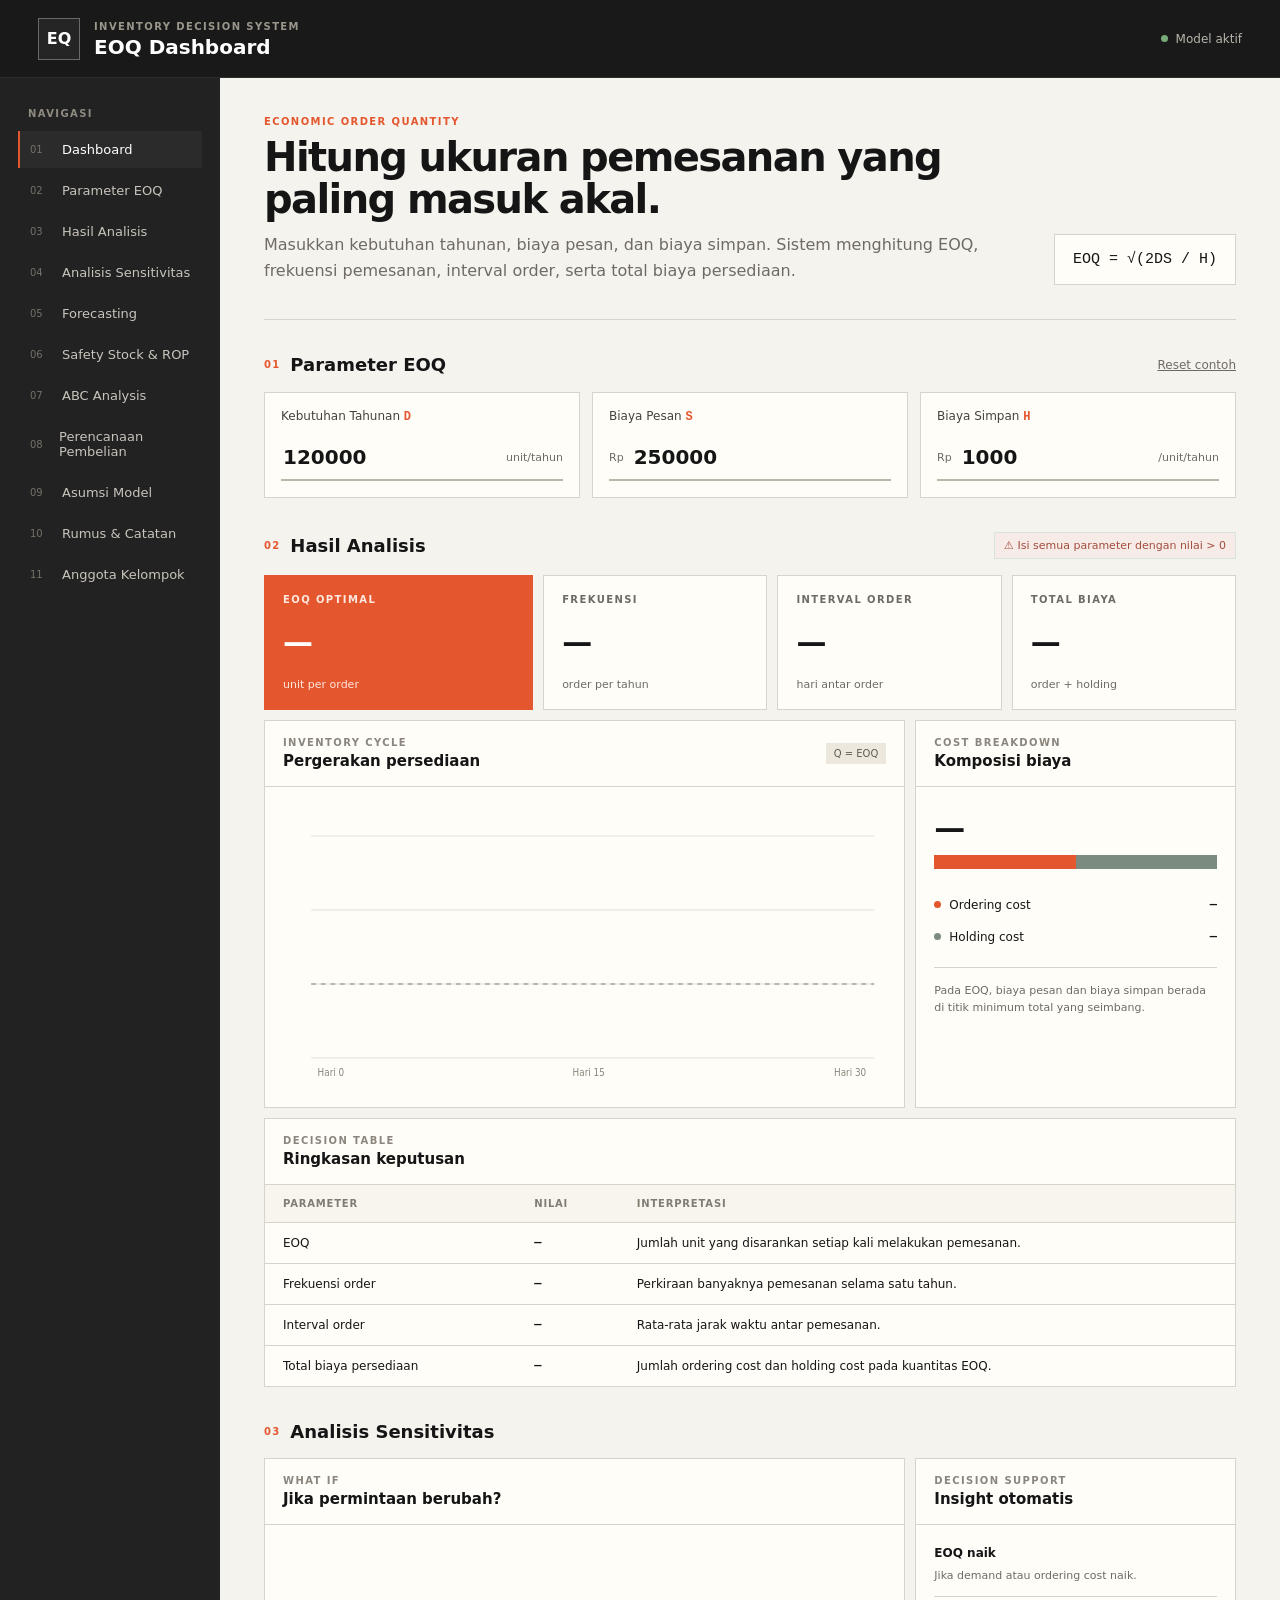
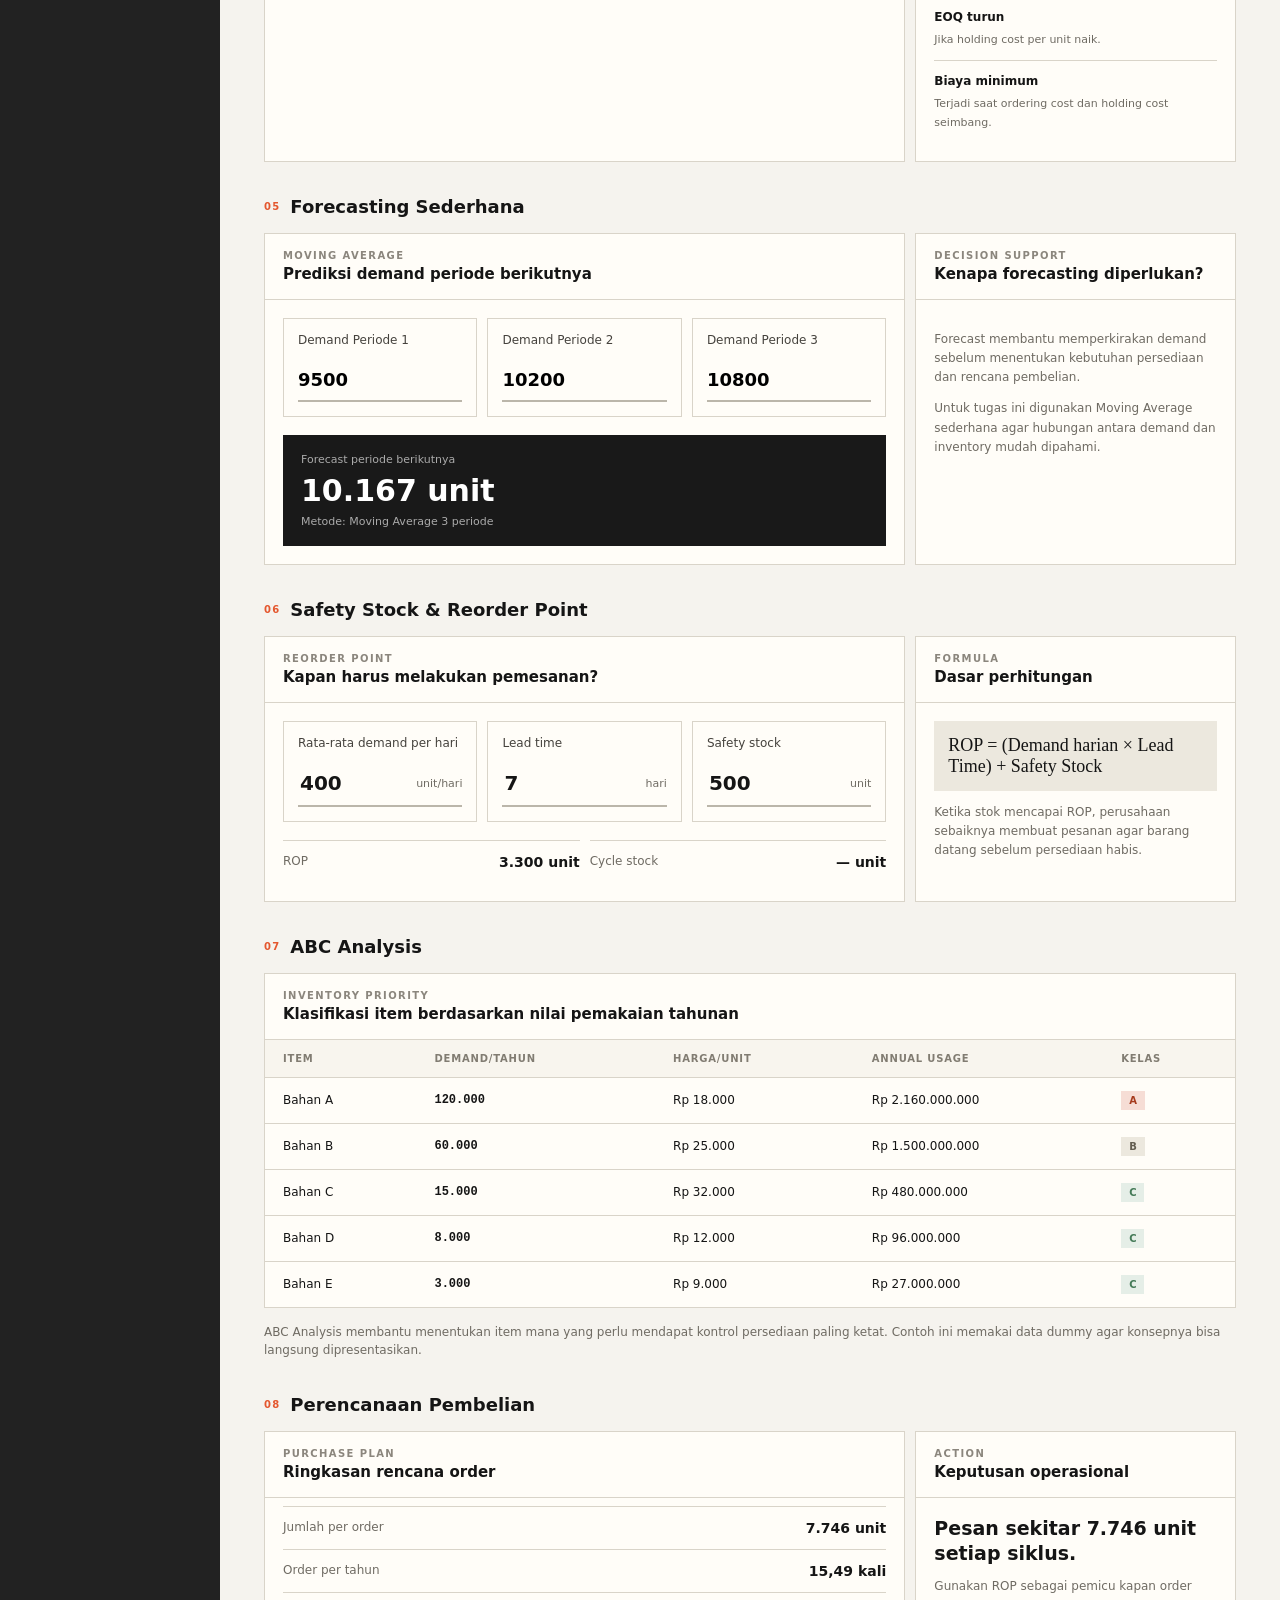
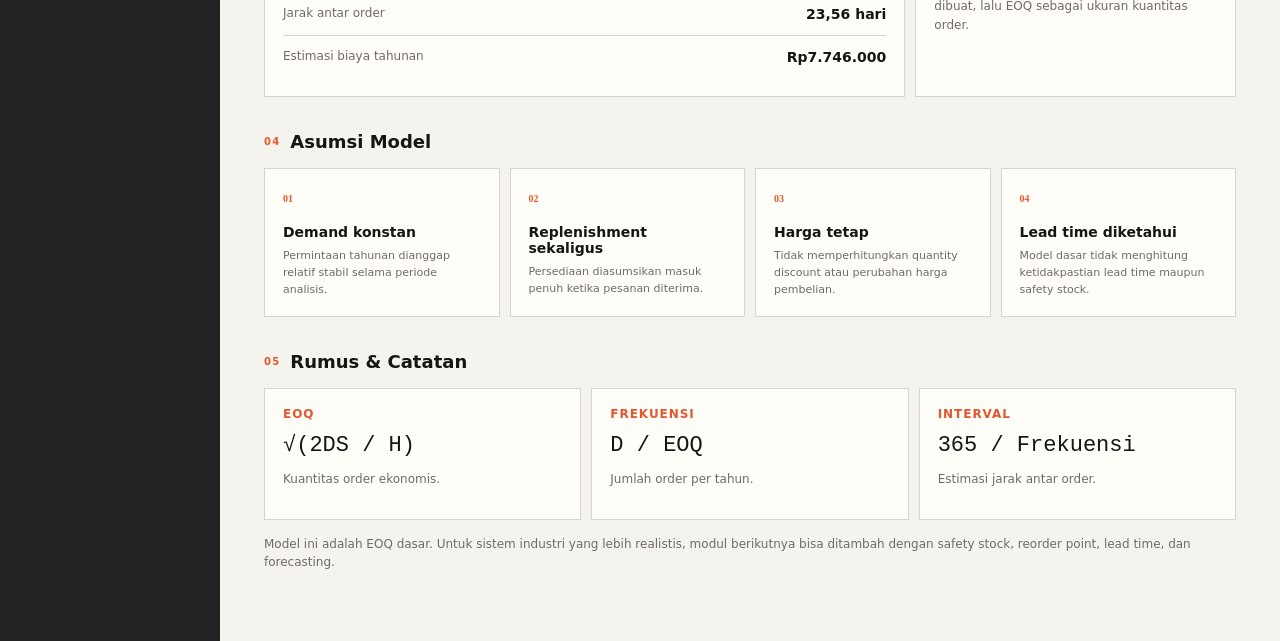
<file: index.html>
<!DOCTYPE html>
<html lang="id">
<head><meta charset="UTF-8"><meta name="viewport" content="width=device-width, initial-scale=1.0"><title>EOQ Inventory System</title><link rel="stylesheet" href="style.css"></head>
<body>
<div class="app-shell">
<header class="topbar"><div class="brand"><div class="brand-mark">EQ</div><div><div class="eyebrow">INVENTORY DECISION SYSTEM</div><h1>EOQ Dashboard</h1></div></div><div class="topbar-meta"><span class="status-dot"></span> Model aktif</div></header>
<div class="layout">
<aside class="sidebar">
<div class="side-label">NAVIGASI</div>
<a class="nav-item active" href="index.html"><span>01</span> Dashboard</a>
<a class="nav-item" href="#input-section"><span>02</span> Parameter EOQ</a>
<a class="nav-item" href="#result-section"><span>03</span> Hasil Analisis</a>
<a class="nav-item" href="#sensitivity-section"><span>04</span> Analisis Sensitivitas</a>
<a class="nav-item" href="#forecast-section"><span>05</span> Forecasting</a>
<a class="nav-item" href="#stock-section"><span>06</span> Safety Stock & ROP</a>
<a class="nav-item" href="#abc-section"><span>07</span> ABC Analysis</a>
<a class="nav-item" href="#planning-section"><span>08</span> Perencanaan Pembelian</a>
<a class="nav-item" href="#assumption-section"><span>09</span> Asumsi Model</a>
<a class="nav-item" href="#formula-section"><span>10</span> Rumus & Catatan</a>
<a class="nav-item" href="anggota.html"><span>11</span> Anggota Kelompok</a>
</aside>
<main class="content">
<section class="hero"><div><p class="kicker">ECONOMIC ORDER QUANTITY</p><h2>Hitung ukuran pemesanan yang paling masuk akal.</h2><p class="hero-copy">Masukkan kebutuhan tahunan, biaya pesan, dan biaya simpan. Sistem menghitung EOQ, frekuensi pemesanan, interval order, serta total biaya persediaan.</p></div><div class="hero-equation">EOQ = √(2DS / H)</div></section>

<section id="input-section" class="section-block"><div class="section-head"><div><span class="section-number">01</span><h3>Parameter EOQ</h3></div><button id="resetBtn" class="text-button" type="button">Reset contoh</button></div>
<div class="input-grid">
<label class="field"><span>Kebutuhan Tahunan <b>D</b></span><div class="input-wrap"><input id="demand" type="number" min="0" step="1" value="120000"><em>unit/tahun</em></div></label>
<label class="field"><span>Biaya Pesan <b>S</b></span><div class="input-wrap"><span>Rp</span><input id="orderingCost" type="number" min="0" step="1000" value="250000"></div></label>
<label class="field"><span>Biaya Simpan <b>H</b></span><div class="input-wrap"><span>Rp</span><input id="holdingCost" type="number" min="0" step="100" value="1000"><em>/unit/tahun</em></div></label>
</div></section>

<section id="result-section" class="section-block"><div class="section-head"><div><span class="section-number">02</span><h3>Hasil Analisis</h3></div><div id="validation" class="validation">✓ Parameter valid</div></div>
<div class="metrics">
<article class="metric primary"><span class="metric-label">EOQ OPTIMAL</span><strong id="eoqValue">7.746</strong><small>unit per order</small></article>
<article class="metric"><span class="metric-label">FREKUENSI</span><strong id="frequencyValue">15,49</strong><small>order per tahun</small></article>
<article class="metric"><span class="metric-label">INTERVAL ORDER</span><strong id="intervalValue">23,56</strong><small>hari antar order</small></article>
<article class="metric"><span class="metric-label">TOTAL BIAYA</span><strong id="totalCostValue">Rp7,75 jt</strong><small>order + holding</small></article>
</div>
<div class="analysis-grid">
<div class="panel chart-panel"><div class="panel-head"><div><span class="panel-kicker">INVENTORY CYCLE</span><h4>Pergerakan persediaan</h4></div><span class="legend-chip">Q = EOQ</span></div><div class="chart-wrap"><svg id="inventoryChart" viewBox="0 0 760 300" preserveAspectRatio="none"><g class="grid-lines"><line x1="40" y1="36" x2="740" y2="36"/><line x1="40" y1="112" x2="740" y2="112"/><line x1="40" y1="188" x2="740" y2="188"/><line x1="40" y1="264" x2="740" y2="264"/></g><polyline id="inventoryLine" points="" fill="none"/><line x1="40" y1="188" x2="740" y2="188" class="average-line"/><text x="48" y="283">Hari 0</text><text x="365" y="283">Hari 15</text><text x="690" y="283">Hari 30</text></svg></div></div>
<div class="panel breakdown-panel"><div class="panel-head"><div><span class="panel-kicker">COST BREAKDOWN</span><h4>Komposisi biaya</h4></div></div><div class="cost-total" id="costTotal">Rp7.746.000</div><div class="bar-track"><div id="orderBar"></div><div id="holdingBar"></div></div><div class="cost-row"><span><i class="dot order-dot"></i>Ordering cost</span><strong id="orderCostValue">Rp3.873.000</strong></div><div class="cost-row"><span><i class="dot hold-dot"></i>Holding cost</span><strong id="holdingCostValue">Rp3.873.000</strong></div><div class="balance-note">Pada EOQ, biaya pesan dan biaya simpan berada di titik minimum total yang seimbang.</div></div>
</div>
<div class="table-panel panel"><div class="panel-head"><div><span class="panel-kicker">DECISION TABLE</span><h4>Ringkasan keputusan</h4></div></div><table><thead><tr><th>Parameter</th><th>Nilai</th><th>Interpretasi</th></tr></thead><tbody><tr><td>EOQ</td><td id="tableEoq">7.746 unit</td><td>Jumlah unit yang disarankan setiap kali melakukan pemesanan.</td></tr><tr><td>Frekuensi order</td><td id="tableFrequency">15,49 kali/tahun</td><td>Perkiraan banyaknya pemesanan selama satu tahun.</td></tr><tr><td>Interval order</td><td id="tableInterval">23,56 hari</td><td>Rata-rata jarak waktu antar pemesanan.</td></tr><tr><td>Total biaya persediaan</td><td id="tableTotal">Rp7.746.000/tahun</td><td>Jumlah ordering cost dan holding cost pada kuantitas EOQ.</td></tr></tbody></table></div>
</section>

<section id="sensitivity-section" class="section-block"><div class="section-head"><div><span class="section-number">03</span><h3>Analisis Sensitivitas</h3></div></div>
<div class="analysis-grid">
<div class="panel sensitivity-panel"><div class="panel-head"><div><span class="panel-kicker">WHAT IF</span><h4>Jika permintaan berubah?</h4></div></div><div class="scenario-list" id="scenarioList"></div></div>
<div class="panel sensitivity-panel"><div class="panel-head"><div><span class="panel-kicker">DECISION SUPPORT</span><h4>Insight otomatis</h4></div></div><div class="insight-list"><div><b>EOQ naik</b><span>Jika demand atau ordering cost naik.</span></div><div><b>EOQ turun</b><span>Jika holding cost per unit naik.</span></div><div><b>Biaya minimum</b><span>Terjadi saat ordering cost dan holding cost seimbang.</span></div></div></div>
</div></section>

<section id="forecast-section" class="section-block"><div class="section-head"><div><span class="section-number">05</span><h3>Forecasting Sederhana</h3></div></div>
<div class="analysis-grid"><div class="panel forecast-panel"><div class="panel-head"><div><span class="panel-kicker">MOVING AVERAGE</span><h4>Prediksi demand periode berikutnya</h4></div></div><div class="forecast-inputs"><label class="field"><span>Demand Periode 1</span><input id="fc1" type="number" value="9500" min="0"></label><label class="field"><span>Demand Periode 2</span><input id="fc2" type="number" value="10200" min="0"></label><label class="field"><span>Demand Periode 3</span><input id="fc3" type="number" value="10800" min="0"></label></div><div class="forecast-result"><span>Forecast periode berikutnya</span><strong id="forecastValue">10.167 unit</strong><small>Metode: Moving Average 3 periode</small></div></div>
<div class="panel"><div class="panel-head"><div><span class="panel-kicker">DECISION SUPPORT</span><h4>Kenapa forecasting diperlukan?</h4></div></div><div class="info-copy"><p>Forecast membantu memperkirakan demand sebelum menentukan kebutuhan persediaan dan rencana pembelian.</p><p>Untuk tugas ini digunakan Moving Average sederhana agar hubungan antara demand dan inventory mudah dipahami.</p></div></div></div></section>

<section id="stock-section" class="section-block"><div class="section-head"><div><span class="section-number">06</span><h3>Safety Stock & Reorder Point</h3></div></div>
<div class="analysis-grid"><div class="panel"><div class="panel-head"><div><span class="panel-kicker">REORDER POINT</span><h4>Kapan harus melakukan pemesanan?</h4></div></div><div class="stock-form"><label class="field"><span>Rata-rata demand per hari</span><div class="input-wrap"><input id="dailyDemand" type="number" value="400" min="0"><em>unit/hari</em></div></label><label class="field"><span>Lead time</span><div class="input-wrap"><input id="leadTime" type="number" value="7" min="0"><em>hari</em></div></label><label class="field"><span>Safety stock</span><div class="input-wrap"><input id="safetyStock" type="number" value="500" min="0"><em>unit</em></div></label></div><div class="stock-results"><div><span>ROP</span><strong id="ropValue">3.300 unit</strong></div><div><span>Cycle stock</span><strong id="cycleStockValue">7.746 unit</strong></div></div></div>
<div class="panel"><div class="panel-head"><div><span class="panel-kicker">FORMULA</span><h4>Dasar perhitungan</h4></div></div><div class="formula-inline"><code>ROP = (Demand harian × Lead Time) + Safety Stock</code><p>Ketika stok mencapai ROP, perusahaan sebaiknya membuat pesanan agar barang datang sebelum persediaan habis.</p></div></div></div></section>

<section id="abc-section" class="section-block"><div class="section-head"><div><span class="section-number">07</span><h3>ABC Analysis</h3></div></div>
<div class="panel table-panel"><div class="panel-head"><div><span class="panel-kicker">INVENTORY PRIORITY</span><h4>Klasifikasi item berdasarkan nilai pemakaian tahunan</h4></div></div><table><thead><tr><th>Item</th><th>Demand/tahun</th><th>Harga/unit</th><th>Annual Usage</th><th>Kelas</th></tr></thead><tbody id="abcTable"></tbody></table></div>
<p class="footnote">ABC Analysis membantu menentukan item mana yang perlu mendapat kontrol persediaan paling ketat. Contoh ini memakai data dummy agar konsepnya bisa langsung dipresentasikan.</p></section>

<section id="planning-section" class="section-block"><div class="section-head"><div><span class="section-number">08</span><h3>Perencanaan Pembelian</h3></div></div>
<div class="analysis-grid"><div class="panel"><div class="panel-head"><div><span class="panel-kicker">PURCHASE PLAN</span><h4>Ringkasan rencana order</h4></div></div><div class="planning-list"><div><span>Jumlah per order</span><strong id="planQty">7.746 unit</strong></div><div><span>Order per tahun</span><strong id="planFreq">15,49 kali</strong></div><div><span>Jarak antar order</span><strong id="planInterval">23,56 hari</strong></div><div><span>Estimasi biaya tahunan</span><strong id="planCost">Rp7.746.000</strong></div></div></div>
<div class="panel"><div class="panel-head"><div><span class="panel-kicker">ACTION</span><h4>Keputusan operasional</h4></div></div><div class="decision-box"><strong id="decisionText">Pesan sekitar 7.746 unit setiap siklus.</strong><p>Gunakan ROP sebagai pemicu kapan order dibuat, lalu EOQ sebagai ukuran kuantitas order.</p></div></div></div></section>

<section id="assumption-section" class="section-block"><div class="section-head"><div><span class="section-number">04</span><h3>Asumsi Model</h3></div></div>
<div class="assumption-grid"><div class="assumption-card"><strong>01</strong><h4>Demand konstan</h4><p>Permintaan tahunan dianggap relatif stabil selama periode analisis.</p></div><div class="assumption-card"><strong>02</strong><h4>Replenishment sekaligus</h4><p>Persediaan diasumsikan masuk penuh ketika pesanan diterima.</p></div><div class="assumption-card"><strong>03</strong><h4>Harga tetap</h4><p>Tidak memperhitungkan quantity discount atau perubahan harga pembelian.</p></div><div class="assumption-card"><strong>04</strong><h4>Lead time diketahui</h4><p>Model dasar tidak menghitung ketidakpastian lead time maupun safety stock.</p></div></div></section>

<section id="formula-section" class="section-block"><div class="section-head"><div><span class="section-number">05</span><h3>Rumus & Catatan</h3></div></div><div class="formula-grid"><div class="formula-card"><strong>EOQ</strong><code>√(2DS / H)</code><p>Kuantitas order ekonomis.</p></div><div class="formula-card"><strong>Frekuensi</strong><code>D / EOQ</code><p>Jumlah order per tahun.</p></div><div class="formula-card"><strong>Interval</strong><code>365 / Frekuensi</code><p>Estimasi jarak antar order.</p></div></div><p class="footnote">Model ini adalah EOQ dasar. Untuk sistem industri yang lebih realistis, modul berikutnya bisa ditambah dengan safety stock, reorder point, lead time, dan forecasting.</p></section>
</main></div></div>
<script src="script.js"></script>
</body></html>
</file>
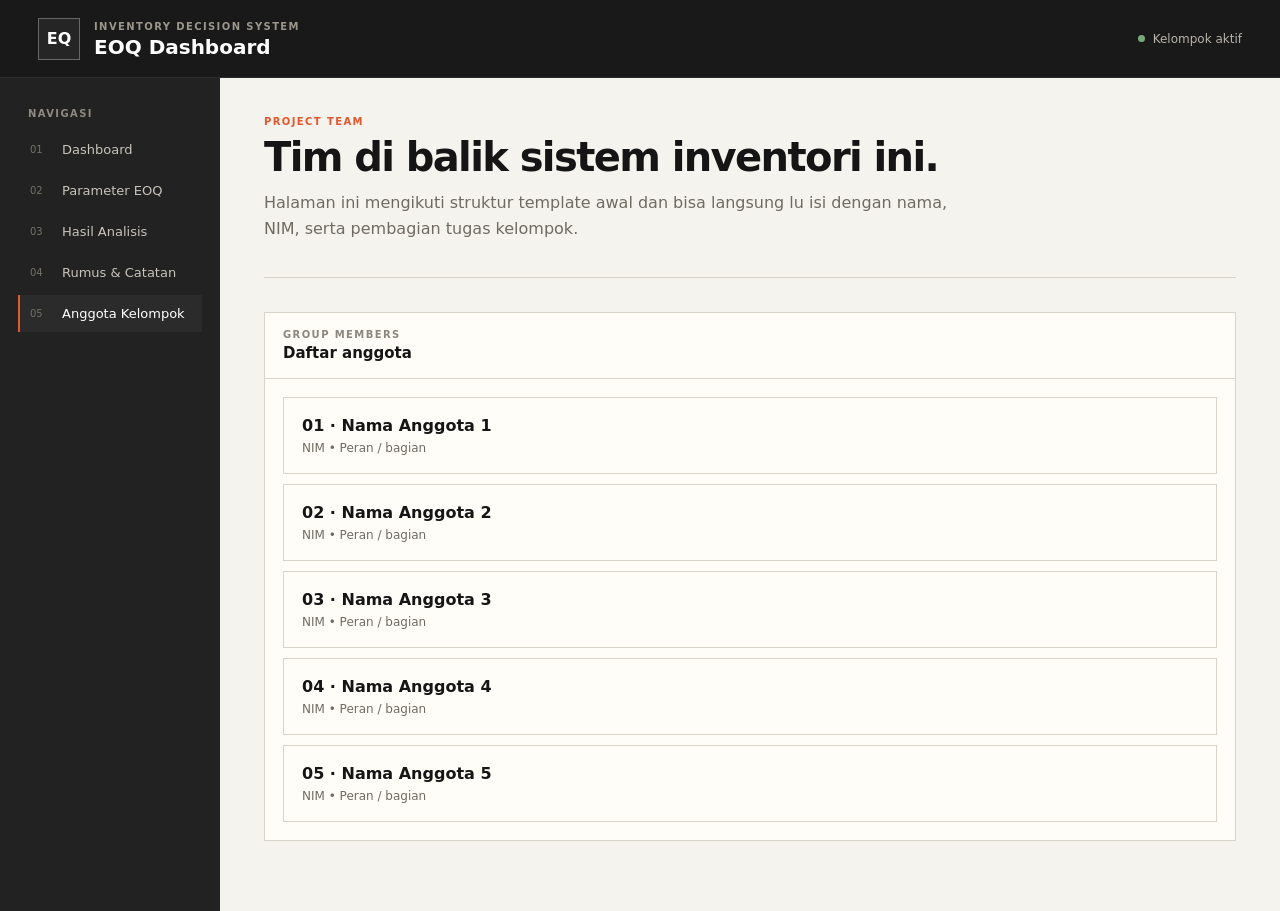
<file: anggota.html>
<!DOCTYPE html>
<html lang="id">
<head>
  <meta charset="UTF-8">
  <meta name="viewport" content="width=device-width, initial-scale=1.0">
  <title>Anggota Kelompok • EOQ Dashboard</title>
  <link rel="stylesheet" href="style.css">
</head>
<body>
  <div class="app-shell">
    <header class="topbar">
      <div class="brand">
        <div class="brand-mark">EQ</div>
        <div><div class="eyebrow">INVENTORY DECISION SYSTEM</div><h1>EOQ Dashboard</h1></div>
      </div>
      <div class="topbar-meta"><span class="status-dot"></span> Kelompok aktif</div>
    </header>
    <div class="layout">
      <aside class="sidebar">
        <div class="side-label">NAVIGASI</div>
        <a class="nav-item" href="index.html"><span>01</span> Dashboard</a>
        <a class="nav-item" href="index.html#input-section"><span>02</span> Parameter EOQ</a>
        <a class="nav-item" href="index.html#result-section"><span>03</span> Hasil Analisis</a>
        <a class="nav-item" href="index.html#formula-section"><span>04</span> Rumus & Catatan</a>
        <a class="nav-item active" href="anggota.html"><span>05</span> Anggota Kelompok</a>
      </aside>
      <main class="content">
        <section class="hero">
          <div>
            <p class="kicker">PROJECT TEAM</p>
            <h2>Tim di balik sistem inventori ini.</h2>
            <p class="hero-copy">Halaman ini mengikuti struktur template awal dan bisa langsung lu isi dengan nama, NIM, serta pembagian tugas kelompok.</p>
          </div>
        </section>
        <section class="section-block">
          <div class="panel">
            <div class="panel-head"><div><span class="panel-kicker">GROUP MEMBERS</span><h4>Daftar anggota</h4></div></div>
            <div style="padding:18px">
              <div style="display:grid;gap:10px">
                <div style="border:1px solid var(--line);padding:18px;background:var(--paper)"><strong>01 · Nama Anggota 1</strong><div style="color:var(--muted);font-size:12px;margin-top:6px">NIM • Peran / bagian</div></div>
                <div style="border:1px solid var(--line);padding:18px;background:var(--paper)"><strong>02 · Nama Anggota 2</strong><div style="color:var(--muted);font-size:12px;margin-top:6px">NIM • Peran / bagian</div></div>
                <div style="border:1px solid var(--line);padding:18px;background:var(--paper)"><strong>03 · Nama Anggota 3</strong><div style="color:var(--muted);font-size:12px;margin-top:6px">NIM • Peran / bagian</div></div>
                <div style="border:1px solid var(--line);padding:18px;background:var(--paper)"><strong>04 · Nama Anggota 4</strong><div style="color:var(--muted);font-size:12px;margin-top:6px">NIM • Peran / bagian</div></div>
                <div style="border:1px solid var(--line);padding:18px;background:var(--paper)"><strong>05 · Nama Anggota 5</strong><div style="color:var(--muted);font-size:12px;margin-top:6px">NIM • Peran / bagian</div></div>
              </div>
            </div>
          </div>
        </section>
      </main>
    </div>
  </div>
</body>
</html>
</file>
<file: style.css>
:root{--bg:#f5f3ee;--paper:#fffdf8;--ink:#151515;--muted:#6f6b63;--line:#d9d4c9;--accent:#e4572e;--nav:#191919;--soft:#ece8de;--green:#447a57}
*{box-sizing:border-box}html{scroll-behavior:smooth}body{margin:0;background:var(--bg);color:var(--ink);font-family:Inter,ui-sans-serif,system-ui,-apple-system,BlinkMacSystemFont,"Segoe UI",sans-serif}button,input{font:inherit}.app-shell{min-height:100vh}
.topbar{height:78px;background:var(--nav);color:#fff;display:flex;align-items:center;justify-content:space-between;padding:0 38px;border-bottom:1px solid #2c2c2c}.brand{display:flex;align-items:center;gap:14px}.brand-mark{width:42px;height:42px;border:1px solid #686868;display:grid;place-items:center;font-weight:800;background:#252525}.eyebrow,.kicker,.side-label,.panel-kicker,.metric-label{font-size:10px;letter-spacing:.14em;font-weight:800}.brand h1{font-size:20px;line-height:1;margin:5px 0 0}.eyebrow{color:#9a968c}.topbar-meta{font-size:12px;color:#b8b4ab;display:flex;align-items:center;gap:8px}.status-dot{width:7px;height:7px;border-radius:50%;background:#78aa79}
.layout{display:grid;grid-template-columns:220px 1fr;min-height:calc(100vh - 78px)}.sidebar{background:#222;color:#fff;padding:30px 18px}.side-label{color:#8e8a81;margin:0 10px 12px}.nav-item{display:flex;align-items:center;gap:12px;color:#c8c4bc;text-decoration:none;padding:11px 10px;margin-bottom:4px;border-left:2px solid transparent;font-size:13px}.nav-item span{font-size:10px;color:#757169;width:20px}.nav-item:hover,.nav-item.active{background:#2b2b2b;color:#fff;border-left-color:var(--accent)}
.content{padding:38px 44px 70px;max-width:1440px;width:100%;margin:0 auto}.hero{display:flex;justify-content:space-between;gap:30px;align-items:flex-end;border-bottom:1px solid var(--line);padding-bottom:34px;margin-bottom:30px}.kicker{color:var(--accent);margin:0 0 9px}.hero h2{font-size:40px;line-height:1.05;max-width:720px;margin:0 0 12px;letter-spacing:-.04em}.hero-copy{max-width:720px;color:var(--muted);line-height:1.65;margin:0}.hero-equation{font-family:ui-monospace,SFMono-Regular,Menlo,monospace;border:1px solid var(--line);background:var(--paper);padding:16px 18px;font-size:15px;white-space:nowrap}.section-block{margin-top:34px}.section-head{display:flex;align-items:center;justify-content:space-between;margin-bottom:16px}.section-head>div:first-child{display:flex;align-items:center;gap:10px}.section-number{font-size:10px;letter-spacing:.12em;color:var(--accent);font-weight:900}.section-head h3{margin:0;font-size:18px}.text-button{border:0;background:none;padding:4px 0;color:var(--muted);text-decoration:underline;cursor:pointer;font-size:12px}
.input-grid{display:grid;grid-template-columns:repeat(3,1fr);gap:12px}.field{background:var(--paper);border:1px solid var(--line);padding:16px}.field>span{display:block;font-size:12px;color:#45423d;margin-bottom:12px}.field b{font-family:ui-monospace,SFMono-Regular,Menlo,monospace;color:var(--accent)}.input-wrap{height:45px;display:flex;align-items:center;border-bottom:2px solid #bbb6aa;gap:8px}.input-wrap:focus-within{border-bottom-color:var(--accent)}.input-wrap span,.input-wrap em{font-size:11px;color:var(--muted);font-style:normal}.input-wrap input{width:100%;border:0;outline:0;background:transparent;font-size:20px;font-weight:750;color:var(--ink);min-width:0}.validation{font-size:11px;color:var(--green);background:#edf4ee;border:1px solid #d7e5d9;padding:6px 9px}
.metrics{display:grid;grid-template-columns:1.2fr repeat(3,1fr);gap:10px}.metric{background:var(--paper);border:1px solid var(--line);padding:18px;min-height:135px;display:flex;flex-direction:column;justify-content:space-between}.metric.primary{background:var(--accent);border-color:var(--accent);color:#fff}.metric-label{color:var(--muted)}.metric.primary .metric-label{color:#ffe8df}.metric strong{font-size:30px;letter-spacing:-.04em}.metric small{font-size:11px;color:var(--muted)}.metric.primary small{color:#ffe8df}.analysis-grid{display:grid;grid-template-columns:1.6fr .8fr;gap:10px;margin-top:10px}.panel{background:var(--paper);border:1px solid var(--line)}.panel-head{padding:16px 18px;border-bottom:1px solid var(--line);display:flex;align-items:center;justify-content:space-between}.panel-kicker{display:block;color:#8b867d;margin-bottom:4px}.panel h4{margin:0;font-size:15px}.legend-chip{font-size:10px;padding:5px 8px;background:var(--soft);color:#5f5b53}.chart-wrap{height:320px;padding:14px}.chart-wrap svg{width:100%;height:100%}.grid-lines line{stroke:#e1ddd4;stroke-width:1}#inventoryLine{stroke:var(--accent);stroke-width:5;stroke-linejoin:round;stroke-linecap:round}.average-line{stroke:#aaa498;stroke-width:1.5;stroke-dasharray:6 6}.chart-wrap text{fill:#8a857a;font-size:11px}
.breakdown-panel{padding-bottom:22px}.cost-total{font-size:31px;font-weight:800;letter-spacing:-.04em;padding:22px 18px 10px}.bar-track{height:14px;margin:0 18px 20px;background:#e7e3d8;display:flex;overflow:hidden}#orderBar{background:var(--accent);height:100%}#holdingBar{background:#7b8b80;height:100%}.cost-row{display:flex;justify-content:space-between;padding:9px 18px;font-size:12px}.cost-row strong{font-family:ui-monospace,SFMono-Regular,Menlo,monospace}.cost-row span{display:flex;align-items:center;gap:8px}.dot{width:7px;height:7px;border-radius:50%;display:inline-block}.order-dot{background:var(--accent)}.hold-dot{background:#7b8b80}.balance-note{margin:14px 18px 0;padding-top:14px;border-top:1px solid var(--line);color:var(--muted);font-size:11px;line-height:1.55}.table-panel{margin-top:10px;overflow:hidden}table{border-collapse:collapse;width:100%;font-size:12px}th,td{text-align:left;border-bottom:1px solid var(--line);padding:13px 18px}th{font-size:10px;letter-spacing:.08em;color:#817c72;text-transform:uppercase;background:#f8f5ee}td:nth-child(2){font-family:ui-monospace,SFMono-Regular,Menlo,monospace;font-weight:700}tbody tr:last-child td{border-bottom:0}
.scenario-list{padding:18px}.scenario{padding:13px 0;border-bottom:1px solid var(--line)}.scenario:last-child{border-bottom:0}.scenario-head{display:flex;justify-content:space-between;font-size:12px;margin-bottom:8px}.scenario-bar{height:8px;background:#e7e3d8}.scenario-bar i{display:block;height:100%;background:var(--accent)}.scenario small{display:block;color:var(--muted);margin-top:6px;font-size:10px}.insight-list{padding:8px 18px 18px}.insight-list div{padding:13px 0;border-bottom:1px solid var(--line)}.insight-list div:last-child{border:0}.insight-list b{display:block;font-size:12px;margin-bottom:4px}.insight-list span{font-size:11px;color:var(--muted)}
.assumption-grid{display:grid;grid-template-columns:repeat(4,1fr);gap:10px}.assumption-card{background:var(--paper);border:1px solid var(--line);padding:18px}.assumption-card strong{font:800 10px ui-monospace;color:var(--accent)}.assumption-card h4{margin:18px 0 7px;font-size:14px}.assumption-card p{color:var(--muted);font-size:11px;line-height:1.55;margin:0}
.formula-grid{display:grid;grid-template-columns:repeat(3,1fr);gap:10px}.formula-card{background:var(--paper);border:1px solid var(--line);padding:18px}.formula-card strong{display:block;font-size:12px;text-transform:uppercase;letter-spacing:.08em;color:var(--accent)}.formula-card code{display:block;font-size:22px;margin:12px 0;font-family:ui-monospace,SFMono-Regular,Menlo,monospace}.formula-card p,.footnote{color:var(--muted);font-size:12px;line-height:1.55}.footnote{margin:15px 0 0;max-width:980px}
@media(max-width:1000px){.layout{grid-template-columns:1fr}.sidebar{display:flex;gap:4px;overflow:auto;padding:12px}.side-label{display:none}.nav-item{white-space:nowrap}.content{padding:28px 20px}.hero{align-items:flex-start;flex-direction:column}.analysis-grid{grid-template-columns:1fr}.metrics{grid-template-columns:repeat(2,1fr)}.assumption-grid{grid-template-columns:repeat(2,1fr)}}@media(max-width:650px){.topbar{padding:0 18px}.topbar-meta{display:none}.hero h2{font-size:30px}.input-grid,.formula-grid,.metrics,.assumption-grid{grid-template-columns:1fr}.chart-wrap{height:250px}}
.forecast-inputs,.stock-form{display:grid;grid-template-columns:repeat(3,1fr);gap:10px;padding:18px}.forecast-inputs .field,.stock-form .field{padding:14px}.forecast-inputs input{width:100%;border:0;border-bottom:2px solid #bbb6aa;background:transparent;padding:10px 0;font-size:18px;font-weight:700;outline:0}.forecast-result{margin:0 18px 18px;padding:18px;background:var(--nav);color:#fff}.forecast-result span,.forecast-result small{display:block;color:#aaa;font-size:11px}.forecast-result strong{display:block;font-size:30px;margin:7px 0}.info-copy,.formula-inline{padding:18px}.info-copy p,.formula-inline p{color:var(--muted);font-size:12px;line-height:1.6}.formula-inline code{display:block;font-size:18px;background:var(--soft);padding:14px;font-family:ui-monospace}.stock-results{display:grid;grid-template-columns:1fr 1fr;gap:10px;padding:0 18px 18px}.stock-results div,.planning-list div{border-top:1px solid var(--line);padding:13px 0;display:flex;justify-content:space-between;gap:15px}.stock-results span,.planning-list span{font-size:12px;color:var(--muted)}.stock-results strong,.planning-list strong{font-size:14px}.planning-list{padding:8px 18px 18px}.decision-box{padding:18px}.decision-box strong{font-size:19px;line-height:1.3}.decision-box p{font-size:12px;color:var(--muted);line-height:1.6}.abc-badge{display:inline-block;padding:4px 8px;font-weight:800;font-size:10px}.abc-A{background:#f6ddd5;color:#a63c1e}.abc-B{background:#ece8de;color:#635d50}.abc-C{background:#e5eee7;color:#447a57}
@media(max-width:650px){.forecast-inputs,.stock-form,.stock-results{grid-template-columns:1fr}}
</file>
